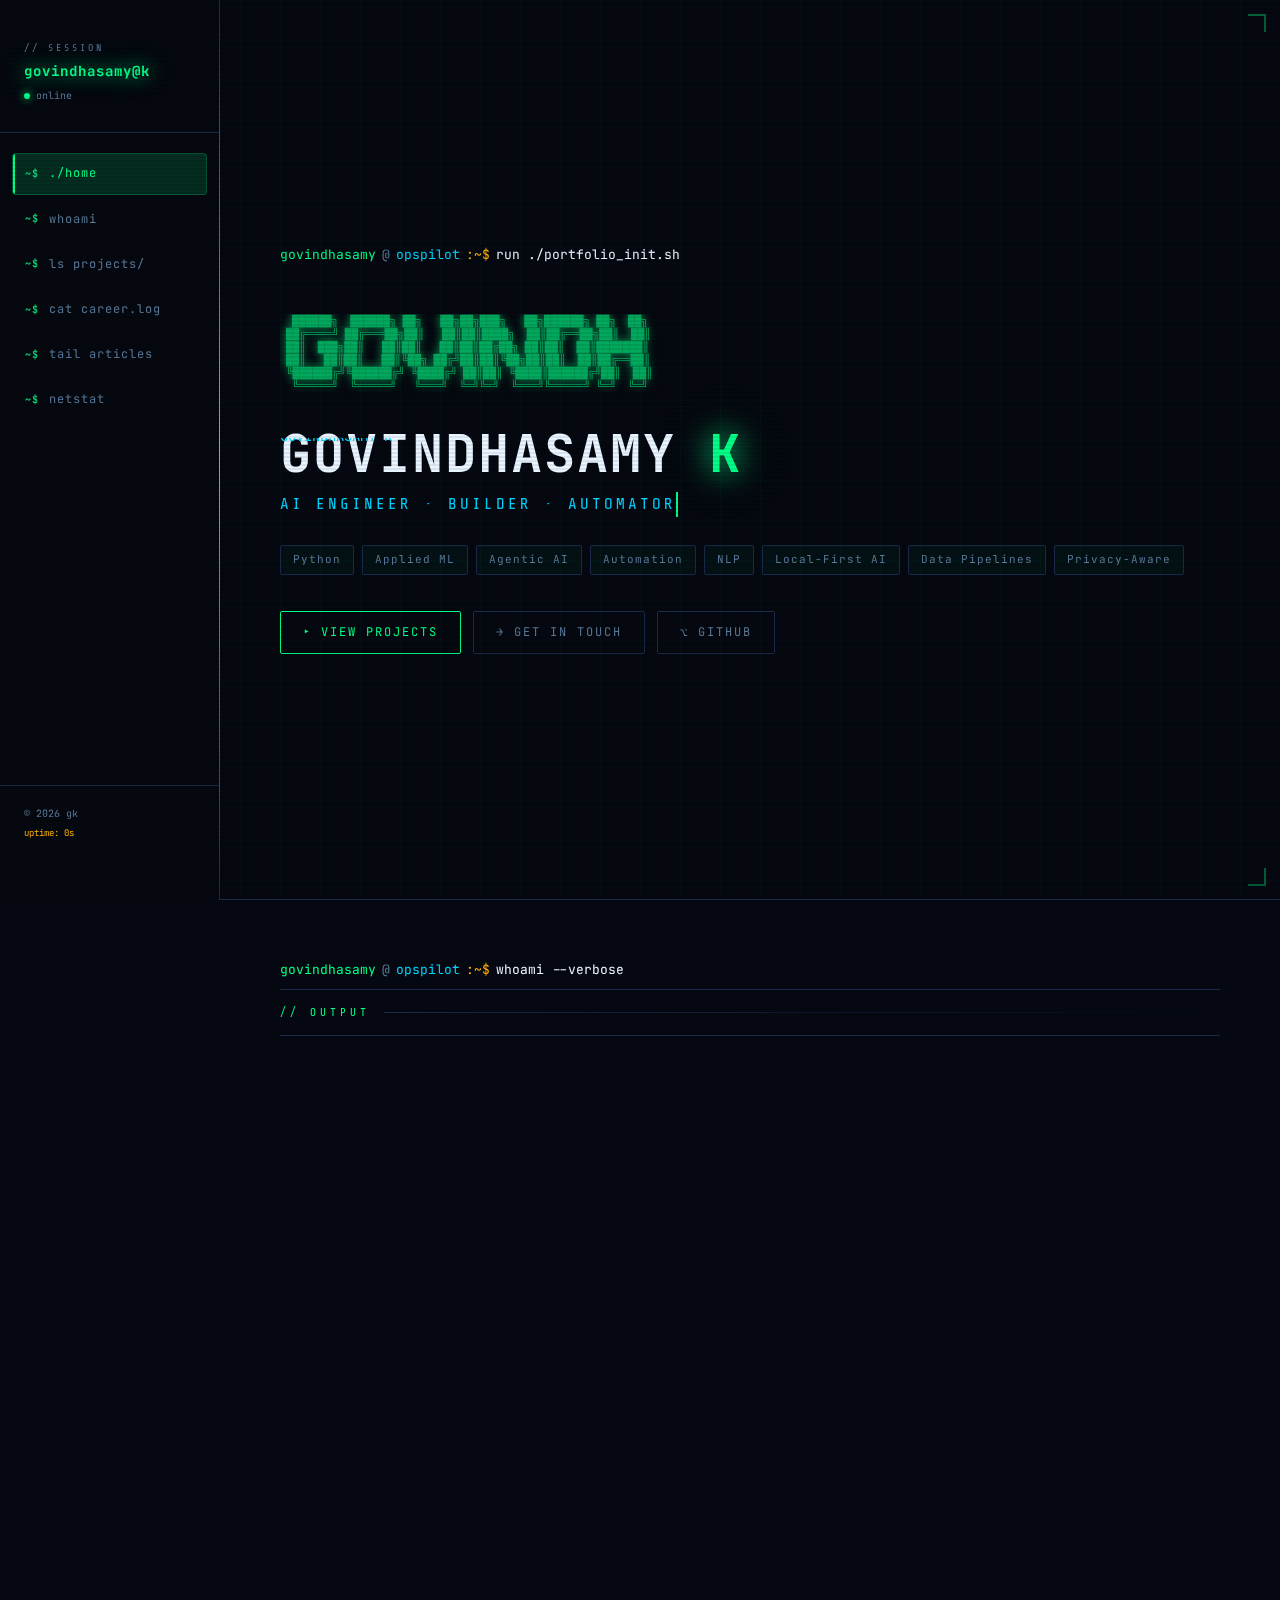
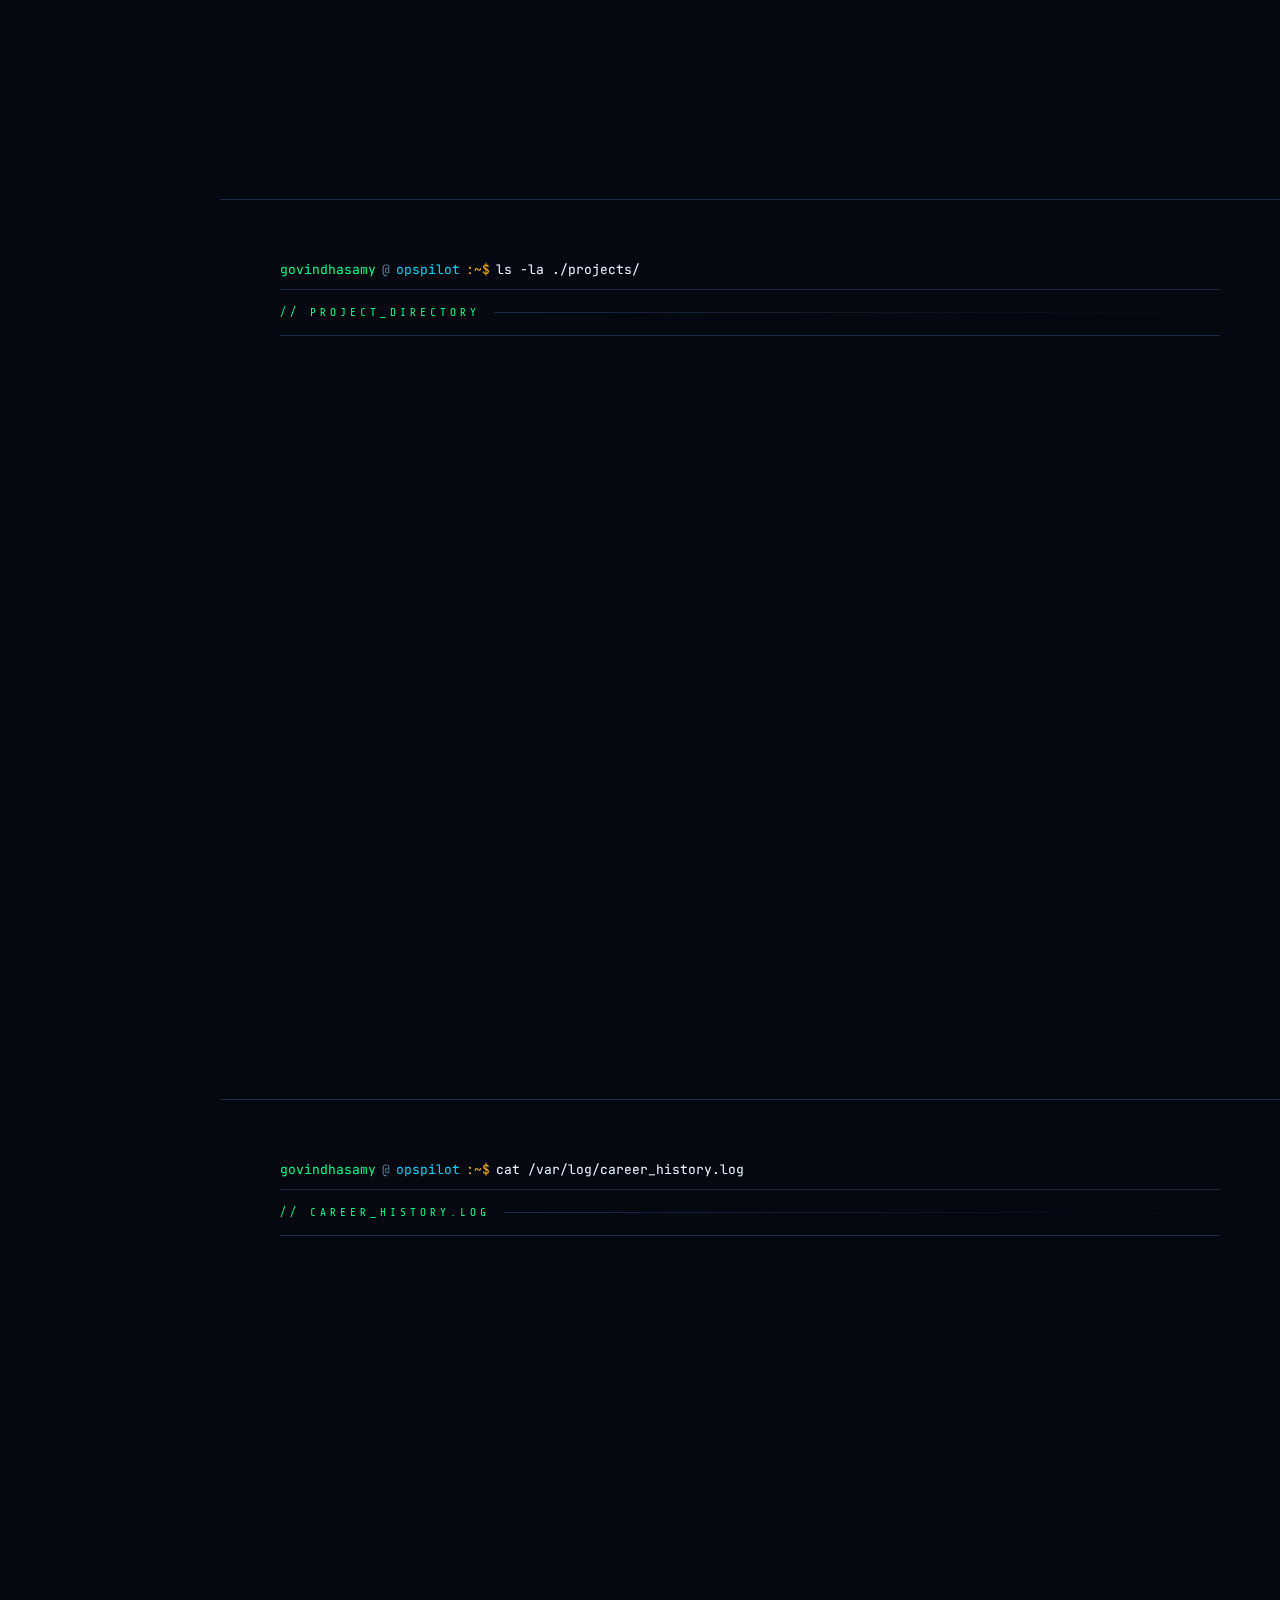
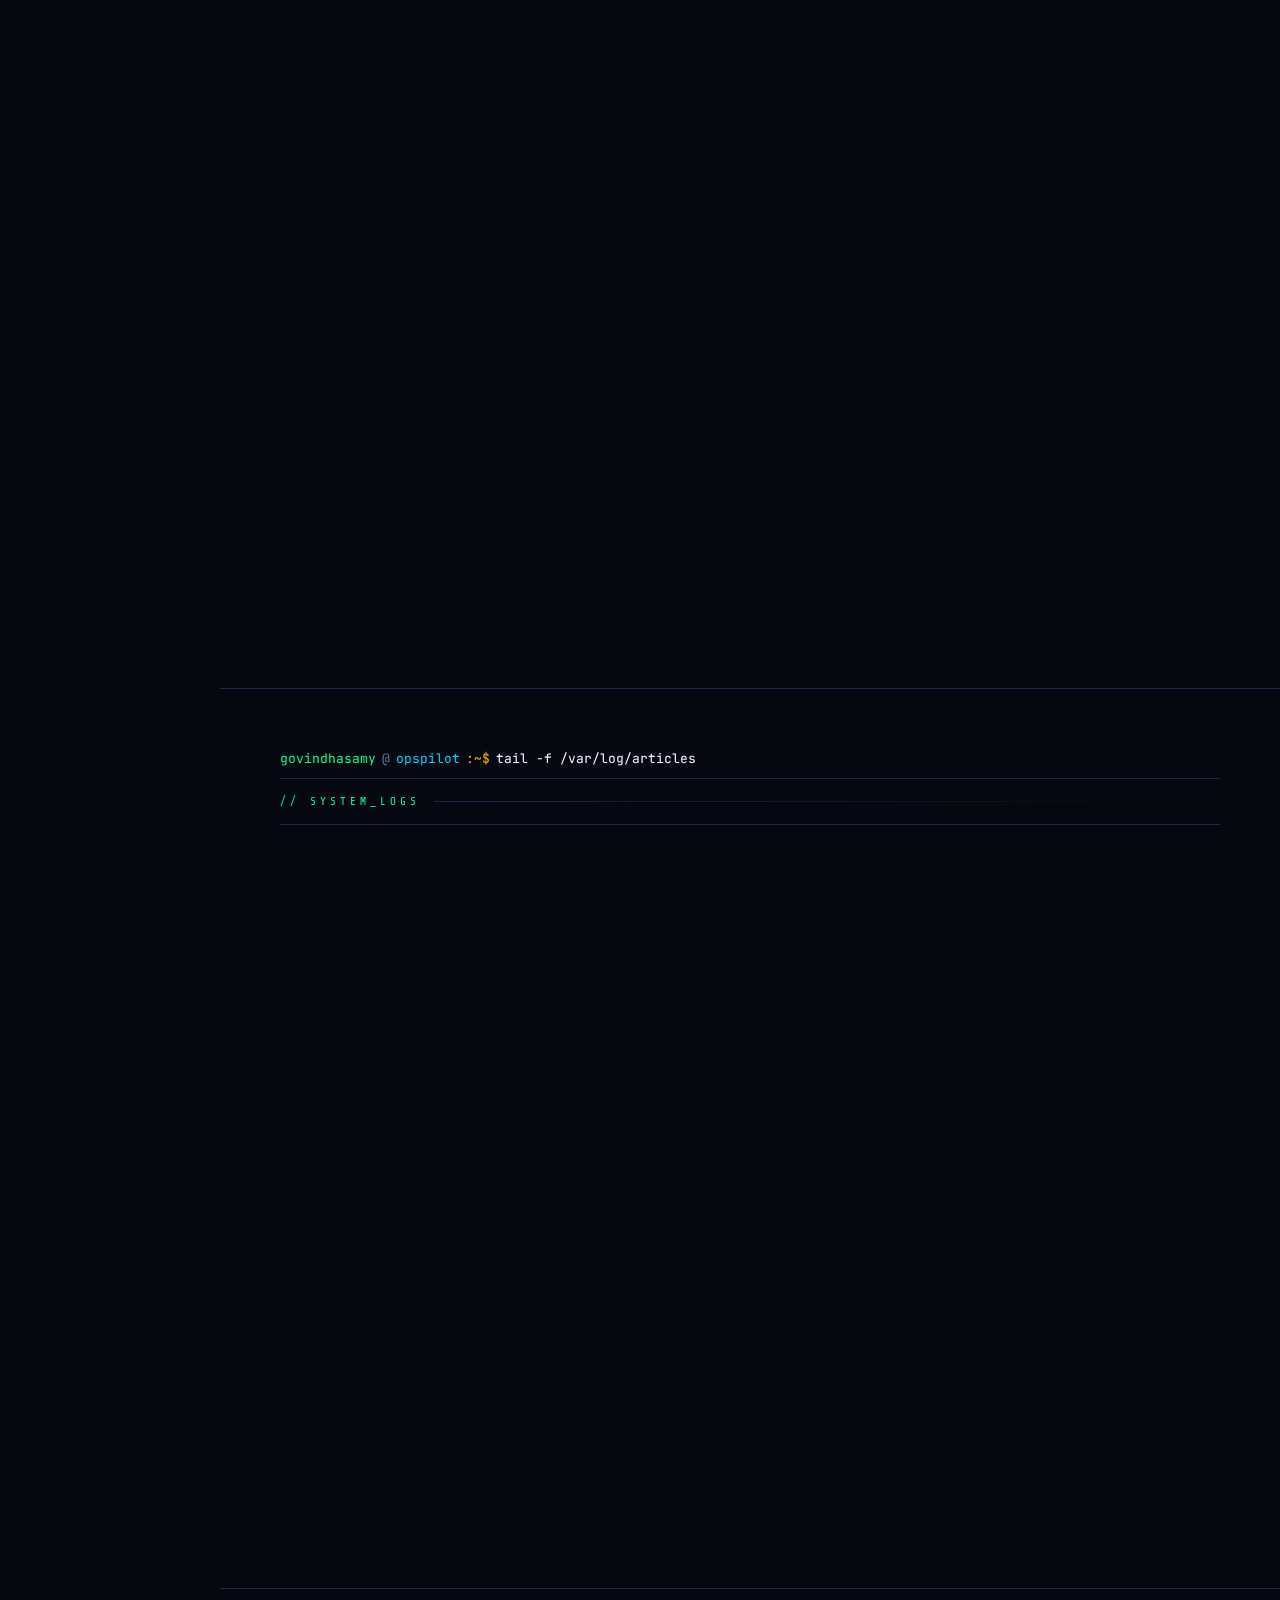
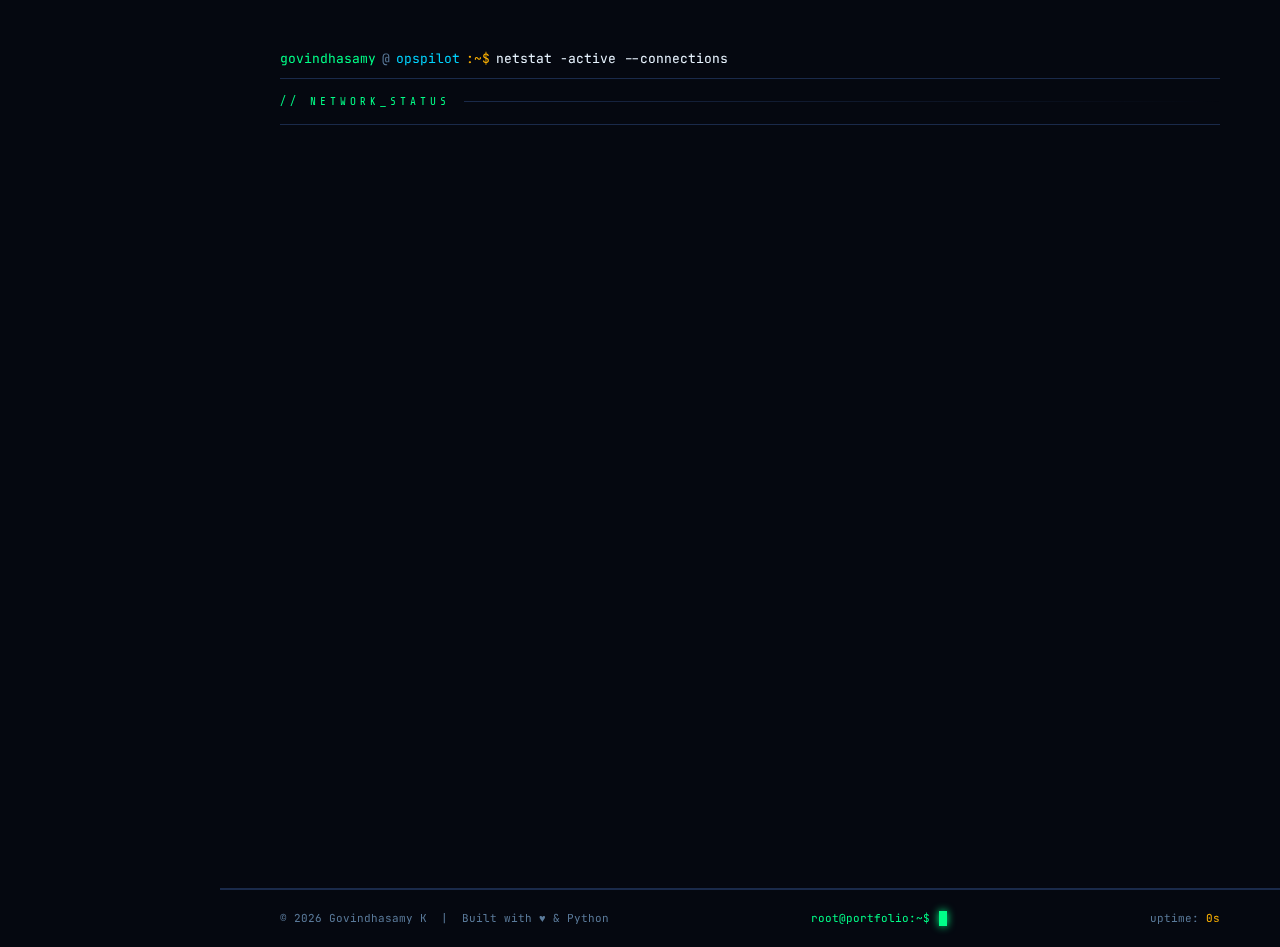
<file: index.html>
<!DOCTYPE html>
<html lang="en">
<head>
  <!-- ═══════════════════════════════════════
       CORE META
  ═══════════════════════════════════════ -->
  <meta charset="UTF-8"/>
  <meta name="viewport" content="width=device-width, initial-scale=1.0"/>
  <meta http-equiv="X-UA-Compatible" content="IE=edge"/>

  <!-- ═══════════════════════════════════════
       PRIMARY SEO
  ═══════════════════════════════════════ -->
  <title>Govindhasamy K — AI Engineer | Python, ML Pipelines & Agentic AI | Tiruchirappalli</title>
  <meta name="description" content="Govindhasamy K is an Aspiring AI Engineer from Tiruchirappalli, Tamil Nadu, specializing in Python automation, applied machine learning pipelines, agentic AI systems, and local-first AI. Currently working as AI Agent Engineer at ThinkLoop™ and AI Intern at Kiwistron. B.Tech AI & Data Science @ IGCE 2026."/>
  <meta name="keywords" content="Govindhasamy K, AI Engineer, Python Developer, Machine Learning, Applied ML, Agentic AI, Automation, NLP, Data Pipelines, Local-First AI, Tiruchirappalli, Tamil Nadu, India, AI intern, OpsPilot, ThinkLoop, Kiwistron, IGCE, B.Tech AI"/>
  <meta name="author" content="Govindhasamy K"/>
  <meta name="robots" content="index, follow, max-snippet:-1, max-image-preview:large, max-video-preview:-1"/>
  <meta name="theme-color" content="#050810"/>
  <meta name="color-scheme" content="dark"/>
  <meta name="rating" content="general"/>
  <link rel="canonical" href="https://govindhasamy.pages.dev/"/>

  <!-- ═══════════════════════════════════════
       OPEN GRAPH (Facebook, LinkedIn, WhatsApp)
  ═══════════════════════════════════════ -->
  <meta property="og:type" content="website"/>
  <meta property="og:site_name" content="Govindhasamy K — Portfolio"/>
  <meta property="og:title" content="Govindhasamy K — AI Engineer | Python, ML & Agentic AI"/>
  <meta property="og:description" content="Aspiring AI Engineer building practical tools — automation agents, ML pipelines, and local-first AI systems. Currently at ThinkLoop™ & Kiwistron. Open to internships and freelance."/>
  <meta property="og:url" content="https://govindhasamy.pages.dev/"/>
  <meta property="og:image" content="https://govindhasamy.pages.dev/og-image.png"/>
  <meta property="og:image:width" content="1200"/>
  <meta property="og:image:height" content="630"/>
  <meta property="og:image:alt" content="Govindhasamy K — AI Engineer Portfolio"/>
  <meta property="og:locale" content="en_IN"/>

  <!-- ═══════════════════════════════════════
       TWITTER / X CARD
  ═══════════════════════════════════════ -->
  <meta name="twitter:card" content="summary_large_image"/>
  <meta name="twitter:title" content="Govindhasamy K — AI Engineer | Python, ML & Agentic AI"/>
  <meta name="twitter:description" content="Aspiring AI Engineer building automation agents, ML pipelines & local-first AI systems. Open to internships & freelance."/>
  <meta name="twitter:image" content="https://govindhasamy.pages.dev/og-image.png"/>
  <meta name="twitter:image:alt" content="Govindhasamy K — AI Engineer Portfolio"/>
  <meta name="twitter:creator" content="@govindhasamy_k"/>
  <meta name="twitter:site" content="@govindhasamy_k"/>

  <!-- ═══════════════════════════════════════
       STRUCTURED DATA — JSON-LD (Person Schema)
  ═══════════════════════════════════════ -->
  <script type="application/ld+json">
  {
    "@context": "https://schema.org",
    "@type": "Person",
    "name": "Govindhasamy K",
    "alternateName": "kggopi-16",
    "url": "https://govindhasamy.pages.dev/",
    "image": "https://avatars.githubusercontent.com/u/148178839?v=4",
    "email": "kgovindhasamy16@gmail.com",
    "telephone": "+918681058703",
    "jobTitle": "AI Engineer",
    "description": "Aspiring AI Engineer specializing in Python automation, applied machine learning pipelines, agentic AI systems, and local-first AI architecture.",
    "address": {
      "@type": "PostalAddress",
      "addressLocality": "Tiruchirappalli",
      "addressRegion": "Tamil Nadu",
      "addressCountry": "IN"
    },
    "sameAs": [
      "https://linkedin.com/in/govindhasamy-k",
      "https://github.com/kggopi-16"
    ],
    "knowsAbout": [
      "Python", "Machine Learning", "Deep Learning", "Natural Language Processing",
      "Agentic AI", "Automation", "Data Pipelines", "OpenCV", "Scikit-learn",
      "Pandas", "NumPy", "Local-First AI", "LLM Integration", "Prompt Engineering"
    ],
    "alumniOf": {
      "@type": "CollegeOrUniversity",
      "name": "Indra Ganesan College of Engineering",
      "address": {
        "@type": "PostalAddress",
        "addressLocality": "Tiruchirappalli",
        "addressRegion": "Tamil Nadu",
        "addressCountry": "IN"
      }
    },
    "worksFor": [
      {
        "@type": "Organization",
        "name": "ThinkLoop™",
        "url": "https://thinkloop.in"
      },
      {
        "@type": "Organization",
        "name": "Kiwistron"
      }
    ]
  }
  </script>

  <!-- ═══════════════════════════════════════
       STRUCTURED DATA — WebSite Schema
  ═══════════════════════════════════════ -->
  <script type="application/ld+json">
  {
    "@context": "https://schema.org",
    "@type": "WebSite",
    "name": "Govindhasamy K — AI Engineer Portfolio",
    "url": "https://govindhasamy.pages.dev/",
    "author": {
      "@type": "Person",
      "name": "Govindhasamy K"
    },
    "description": "Portfolio of Govindhasamy K — AI Engineer specializing in Python, applied ML, agentic AI systems, and automation.",
    "inLanguage": "en-IN"
  }
  </script>

  <!-- ═══════════════════════════════════════
       PERFORMANCE & PRECONNECT
  ═══════════════════════════════════════ -->
  <link rel="preconnect" href="https://fonts.googleapis.com"/>
  <link rel="preconnect" href="https://fonts.gstatic.com" crossorigin/>
  <link rel="dns-prefetch" href="https://github.com"/>
  <link rel="dns-prefetch" href="https://linkedin.com"/>

  <!-- ═══════════════════════════════════════
       FONTS
  ═══════════════════════════════════════ -->
  <link href="https://fonts.googleapis.com/css2?family=JetBrains+Mono:wght@300;400;500;700&family=Share+Tech+Mono&display=swap" rel="stylesheet"/>

  <!-- ═══════════════════════════════════════
       ICONS & MANIFEST
  ═══════════════════════════════════════ -->
  <link rel="icon" type="image/svg+xml" href="data:image/svg+xml,<svg xmlns='http://www.w3.org/2000/svg' viewBox='0 0 100 100'><text y='.9em' font-size='90'>🤖</text></svg>"/>
  <link rel="apple-touch-icon" href="https://govindhasamy.pages.dev/apple-touch-icon.png"/>
  <link rel="manifest" href="/manifest.json"/>
<style>
  :root {
    --bg: #050810;
    --panel: #0a0f1e;
    --border: #1a2a4a;
    --green: #00ff88;
    --green-glow: rgba(0,255,136,0.15);
    --cyan: #00d4ff;
    --cyan-dim: #0099cc;
    --amber: #ffb300;
    --red: #ff4466;
    --text: #c8d8f0;
    --text-dim: #5a7a9a;
    --text-bright: #e8f4ff;
    --font-mono: 'JetBrains Mono', monospace;
    --font-alt: 'Share Tech Mono', monospace;
    --nav-w: 220px;
    --mob-nav-h: 60px;
  }

  *, *::before, *::after { box-sizing: border-box; margin: 0; padding: 0; }
  html { scroll-behavior: smooth; }

  body {
    background: var(--bg);
    color: var(--text);
    font-family: var(--font-mono);
    font-size: 14px;
    line-height: 1.6;
    overflow-x: hidden;
  }

  body::before {
    content: '';
    position: fixed; inset: 0;
    background: repeating-linear-gradient(0deg, transparent, transparent 2px, rgba(0,0,0,0.07) 2px, rgba(0,0,0,0.07) 4px);
    pointer-events: none;
    z-index: 9999;
  }

  .grid-bg {
    position: fixed; inset: 0;
    background-image: linear-gradient(rgba(0,255,136,0.03) 1px, transparent 1px), linear-gradient(90deg, rgba(0,255,136,0.03) 1px, transparent 1px);
    background-size: 40px 40px;
    pointer-events: none;
    z-index: 0;
  }

  .corner { position: fixed; width: 18px; height: 18px; z-index: 100; opacity: 0.35; }
  .corner.tl { top: 14px; left: 14px; border-top: 2px solid var(--green); border-left: 2px solid var(--green); }
  .corner.tr { top: 14px; right: 14px; border-top: 2px solid var(--green); border-right: 2px solid var(--green); }
  .corner.bl { bottom: 14px; left: 14px; border-bottom: 2px solid var(--green); border-left: 2px solid var(--green); }
  .corner.br { bottom: 14px; right: 14px; border-bottom: 2px solid var(--green); border-right: 2px solid var(--green); }

  /* ANIMATIONS */
  @keyframes scanV { 0% { transform: translateY(-100%); } 100% { transform: translateY(100vh); } }
  @keyframes pulse { 0%, 100% { opacity: 1; transform: scale(1); } 50% { opacity: 0.4; transform: scale(0.8); } }
  @keyframes glow-pulse { 0%, 100% { text-shadow: 0 0 30px var(--green), 0 0 60px rgba(0,255,136,0.3); } 50% { text-shadow: 0 0 50px var(--green), 0 0 100px rgba(0,255,136,0.4); } }
  @keyframes flicker { 0%, 95%, 100% { opacity: 0.65; } 96% { opacity: 0.2; } 97% { opacity: 0.65; } 98% { opacity: 0.1; } 99% { opacity: 0.5; } }
  @keyframes blink { 0%, 100% { opacity: 1; } 50% { opacity: 0; } }
  @keyframes typing { from { width: 0; } to { width: 100%; } }
  @keyframes blink-caret { 0%, 100% { border-color: var(--green); } 50% { border-color: transparent; } }
  @keyframes glitch1 { 0%, 90%, 100% { transform: none; opacity: 0; } 92% { transform: translateX(-3px); opacity: 0.8; } 94% { transform: translateX(3px); opacity: 0; } 96% { transform: translateX(-3px); opacity: 0.8; } }
  @keyframes glitch2 { 0%, 90%, 100% { transform: none; opacity: 0; } 93% { transform: translateX(3px); opacity: 0.8; } 95% { transform: translateX(-3px); opacity: 0; } 97% { transform: translateX(3px); opacity: 0.8; } }

  /* ═══ DESKTOP SIDEBAR ═══ */
  nav {
    position: fixed; left: 0; top: 0;
    height: 100vh; width: var(--nav-w);
    background: rgba(5,8,16,0.97);
    border-right: 1px solid var(--border);
    padding: 40px 0; z-index: 1000;
    display: flex; flex-direction: column;
    backdrop-filter: blur(12px);
  }
  nav::after {
    content: ''; position: absolute; top: 0; right: -1px;
    height: 100%; width: 1px;
    background: linear-gradient(to bottom, transparent, var(--green), transparent);
    animation: scanV 4s linear infinite;
  }
  .nav-logo { padding: 0 24px 28px; border-bottom: 1px solid var(--border); margin-bottom: 20px; }
  .nav-logo .logo-text { font-family: var(--font-alt); font-size: 10px; color: var(--text-dim); letter-spacing: 3px; text-transform: uppercase; margin-bottom: 4px; }
  .nav-logo .logo-name { font-size: 14px; font-weight: 700; color: var(--green); text-shadow: 0 0 20px var(--green); letter-spacing: 1px; }
  .nav-status { display: flex; align-items: center; gap: 6px; margin-top: 6px; font-size: 10px; color: var(--text-dim); }
  .status-dot { width: 6px; height: 6px; border-radius: 50%; background: var(--green); box-shadow: 0 0 8px var(--green); animation: pulse 2s ease-in-out infinite; }
  .nav-links { padding: 0 12px; flex: 1; overflow-y: auto; }
  .nav-links a {
    display: flex; align-items: center; gap: 10px;
    padding: 10px 12px; color: var(--text-dim);
    text-decoration: none; font-size: 12px; letter-spacing: 1px;
    border-radius: 4px; transition: all 0.2s; margin-bottom: 4px;
    border: 1px solid transparent; position: relative; overflow: hidden;
  }
  .nav-links a::before { content: ''; position: absolute; left: 0; top: 0; width: 2px; height: 100%; background: var(--green); transform: scaleY(0); transition: transform 0.2s; }
  .nav-links a:hover, .nav-links a.active { color: var(--green); background: var(--green-glow); border-color: rgba(0,255,136,0.2); }
  .nav-links a:hover::before, .nav-links a.active::before { transform: scaleY(1); }
  .nav-prompt { color: var(--green); font-size: 10px; }
  .nav-footer { padding: 20px 24px; border-top: 1px solid var(--border); font-size: 10px; color: var(--text-dim); }
  .nav-footer .uptime { color: var(--amber); font-size: 9px; margin-top: 4px; }

  /* ═══ MOBILE TOP BAR ═══ */
  .mob-topbar {
    display: none; position: fixed; top: 0; left: 0; right: 0;
    height: var(--mob-nav-h);
    background: rgba(5,8,16,0.97);
    border-bottom: 1px solid var(--border);
    backdrop-filter: blur(12px);
    z-index: 2000; align-items: center;
    justify-content: space-between; padding: 0 20px;
  }
  .mob-logo { font-size: 13px; font-weight: 700; color: var(--green); text-shadow: 0 0 16px var(--green); letter-spacing: 1px; }
  .mob-logo span { color: var(--text-dim); font-size: 10px; font-weight: 400; }
  .mob-right { display: flex; align-items: center; gap: 12px; }
  .mob-status { display: flex; align-items: center; gap: 5px; font-size: 10px; color: var(--text-dim); }

  .hamburger {
    width: 38px; height: 38px; background: var(--panel); border: 1px solid var(--border);
    border-radius: 4px; cursor: pointer; display: flex; flex-direction: column;
    align-items: center; justify-content: center; gap: 5px; transition: border-color 0.2s;
    -webkit-tap-highlight-color: transparent;
  }
  .hamburger:hover { border-color: var(--green); }
  .hamburger span { display: block; width: 16px; height: 1.5px; background: var(--text-dim); transition: all 0.3s; transform-origin: center; }
  .hamburger.open span:nth-child(1) { transform: translateY(6.5px) rotate(45deg); background: var(--green); }
  .hamburger.open span:nth-child(2) { opacity: 0; }
  .hamburger.open span:nth-child(3) { transform: translateY(-6.5px) rotate(-45deg); background: var(--green); }

  /* MOBILE DRAWER */
  .mob-drawer {
    display: none; position: fixed;
    top: var(--mob-nav-h); left: 0; right: 0;
    background: rgba(5,8,16,0.98); border-bottom: 1px solid var(--border);
    backdrop-filter: blur(16px); z-index: 1999; padding: 12px;
    transform: translateY(-8px); opacity: 0; transition: all 0.25s ease;
    pointer-events: none;
  }
  .mob-drawer.open { transform: translateY(0); opacity: 1; pointer-events: all; }
  .mob-drawer a {
    display: flex; align-items: center; gap: 10px;
    padding: 13px 16px; color: var(--text-dim);
    text-decoration: none; font-size: 13px;
    border-radius: 4px; transition: all 0.2s;
    border: 1px solid transparent; margin-bottom: 5px;
    -webkit-tap-highlight-color: transparent;
  }
  .mob-drawer a:hover, .mob-drawer a.active { color: var(--green); background: var(--green-glow); border-color: rgba(0,255,136,0.2); }

  /* MOBILE BOTTOM NAV */
  .mob-bottom-nav {
    display: none; position: fixed; bottom: 0; left: 0; right: 0;
    height: 56px; background: rgba(5,8,16,0.97);
    border-top: 1px solid var(--border);
    backdrop-filter: blur(12px); z-index: 2000;
    align-items: center; justify-content: space-around;
  }
  .mob-bottom-nav a {
    display: flex; flex-direction: column; align-items: center; gap: 3px;
    color: var(--text-dim); text-decoration: none; font-size: 9px;
    letter-spacing: 0.5px; padding: 6px 8px; border-radius: 4px;
    transition: all 0.2s; flex: 1; -webkit-tap-highlight-color: transparent;
  }
  .mob-bottom-nav a:hover, .mob-bottom-nav a.active { color: var(--green); }
  .mob-bottom-nav a .icon { font-size: 17px; line-height: 1; }

  /* ═══ MAIN ═══ */
  main { margin-left: var(--nav-w); min-height: 100vh; position: relative; z-index: 1; }
  section { min-height: 100vh; padding: 60px 60px 80px; border-bottom: 1px solid var(--border); position: relative; }

  .cmd-header { margin-bottom: 40px; }
  .cmd-line { display: flex; align-items: center; gap: 6px; margin-bottom: 8px; font-size: 13px; flex-wrap: wrap; }
  .prompt-user { color: var(--green); } .prompt-at { color: var(--text-dim); } .prompt-host { color: var(--cyan); } .prompt-path { color: var(--amber); } .cmd-text { color: var(--text-bright); }

  .output-header { display: flex; align-items: center; gap: 14px; padding: 14px 0; border-top: 1px solid var(--border); border-bottom: 1px solid var(--border); margin-bottom: 36px; }
  .output-label { font-family: var(--font-alt); font-size: 11px; letter-spacing: 4px; color: var(--green); text-transform: uppercase; white-space: nowrap; }
  .output-line { flex: 1; height: 1px; background: linear-gradient(to right, var(--border), transparent); }

  /* HERO */
  #hero { display: flex; flex-direction: column; justify-content: center; padding-top: 80px; }
  .ascii-art { font-family: var(--font-alt); font-size: clamp(5px, 1.2vw, 11px); color: var(--green); opacity: 0.65; line-height: 1.2; margin-bottom: 32px; white-space: pre; text-shadow: 0 0 10px var(--green); animation: flicker 8s ease-in-out infinite; overflow: hidden; }
  .glitch { position: relative; }
  .glitch::before, .glitch::after { content: attr(data-text); position: absolute; top: 0; left: 0; width: 100%; height: 100%; }
  .glitch::before { color: var(--cyan); animation: glitch1 4s infinite; clip-path: polygon(0 20%, 100% 20%, 100% 40%, 0 40%); }
  .glitch::after { color: var(--red); animation: glitch2 4s infinite; clip-path: polygon(0 60%, 100% 60%, 100% 80%, 0 80%); }
  .hero-name { font-size: clamp(22px, 5vw, 52px); font-weight: 700; color: var(--text-bright); letter-spacing: 2px; line-height: 1.1; margin-bottom: 10px; }
  .hero-name span { color: var(--green); text-shadow: 0 0 30px var(--green), 0 0 60px rgba(0,255,136,0.3); animation: glow-pulse 3s ease-in-out infinite; }
  .hero-title { font-size: clamp(10px, 1.8vw, 16px); color: var(--cyan); letter-spacing: 3px; text-transform: uppercase; margin-bottom: 28px; font-family: var(--font-alt); overflow: hidden; white-space: nowrap; border-right: 2px solid var(--green); animation: typing 3s steps(40) 0.5s both, blink-caret 0.8s step-end infinite; max-width: max-content; }
  .hero-tags { display: flex; flex-wrap: wrap; gap: 8px; margin-bottom: 36px; }
  .tag { padding: 5px 12px; border: 1px solid var(--border); background: rgba(0,255,136,0.04); color: var(--text-dim); font-size: 11px; letter-spacing: 1px; border-radius: 2px; transition: all 0.2s; }
  .tag:hover { border-color: var(--green); color: var(--green); background: var(--green-glow); }
  .hero-actions { display: flex; gap: 12px; flex-wrap: wrap; }
  .btn { display: inline-flex; align-items: center; gap: 8px; padding: 11px 22px; font-family: var(--font-mono); font-size: 12px; letter-spacing: 2px; text-transform: uppercase; text-decoration: none; border-radius: 2px; transition: all 0.25s; cursor: pointer; position: relative; overflow: hidden; -webkit-tap-highlight-color: transparent; }
  .btn::before { content: ''; position: absolute; inset: 0; background: var(--green); transform: translateX(-101%); transition: transform 0.3s ease; z-index: -1; }
  .btn:hover::before { transform: translateX(0); }
  .btn-primary { background: transparent; border: 1px solid var(--green); color: var(--green); }
  .btn-primary:hover { color: var(--bg); }
  .btn-secondary { background: transparent; border: 1px solid var(--border); color: var(--text-dim); }
  .btn-secondary::before { background: rgba(26,42,74,0.8); }
  .btn-secondary:hover { color: var(--text-bright); border-color: var(--text-dim); }

  /* ABOUT */
  .stats-row { display: grid; grid-template-columns: repeat(4, 1fr); gap: 16px; margin-bottom: 36px; }
  .stat-box { background: var(--panel); border: 1px solid var(--border); padding: 18px 12px; border-radius: 4px; text-align: center; position: relative; overflow: hidden; transition: border-color 0.3s; }
  .stat-box:hover { border-color: rgba(0,255,136,0.3); }
  .stat-box::before { content: ''; position: absolute; bottom: 0; left: 0; right: 0; height: 2px; background: linear-gradient(to right, var(--green), var(--cyan)); }
  .stat-num { font-size: 28px; font-weight: 700; color: var(--green); text-shadow: 0 0 20px var(--green); }
  .stat-label { font-size: 9px; color: var(--text-dim); letter-spacing: 2px; text-transform: uppercase; margin-top: 4px; }

  .about-grid { display: grid; grid-template-columns: 1fr 1fr; gap: 24px; }
  .terminal-block { background: var(--panel); border: 1px solid var(--border); border-radius: 4px; overflow: hidden; position: relative; }
  .terminal-block::before { content: ''; position: absolute; top: 0; left: 0; right: 0; height: 1px; background: linear-gradient(to right, transparent, var(--green), transparent); }
  .tb-header { padding: 10px 16px; border-bottom: 1px solid var(--border); display: flex; align-items: center; gap: 8px; background: rgba(0,0,0,0.3); }
  .tb-dot { width: 8px; height: 8px; border-radius: 50%; }
  .tb-dot.r { background: #ff5f57; } .tb-dot.y { background: #ffbd2e; } .tb-dot.g { background: #28ca42; }
  .tb-title { flex: 1; text-align: center; font-size: 10px; color: var(--text-dim); letter-spacing: 2px; }
  .tb-body { padding: 20px; }
  .info-row { display: flex; gap: 8px; margin-bottom: 11px; font-size: 12px; align-items: flex-start; flex-wrap: wrap; }
  .info-key { color: var(--cyan); min-width: 80px; flex-shrink: 0; font-size: 11px; }
  .info-val { color: var(--text); font-size: 11px; }
  .info-colon { color: var(--text-dim); }
  .skills-grid { display: grid; grid-template-columns: 1fr 1fr; gap: 4px; }
  .skill-item { display: flex; align-items: center; gap: 7px; font-size: 12px; color: var(--text-dim); padding: 5px 0; border-bottom: 1px solid rgba(255,255,255,0.04); transition: color 0.2s; }
  .skill-item:hover { color: var(--green); }
  .skill-arrow { color: var(--green); font-size: 10px; }

  /* PROJECTS */
  .projects-grid { display: grid; grid-template-columns: repeat(auto-fill, minmax(340px, 1fr)); gap: 18px; }
  .project-card { background: var(--panel); border: 1px solid var(--border); border-radius: 4px; overflow: hidden; position: relative; transition: all 0.3s; }
  .project-card::before { content: ''; position: absolute; top: 0; left: 0; right: 0; height: 2px; background: linear-gradient(to right, var(--green), var(--cyan)); transform: scaleX(0); transition: transform 0.3s; transform-origin: left; }
  .project-card:hover { border-color: rgba(0,255,136,0.3); transform: translateY(-3px); box-shadow: 0 16px 40px rgba(0,0,0,0.5), 0 0 30px rgba(0,255,136,0.05); }
  .project-card:hover::before { transform: scaleX(1); }
  .pc-header { padding: 18px 18px 0; display: flex; justify-content: space-between; align-items: flex-start; gap: 10px; }
  .pc-path { font-size: 10px; color: var(--text-dim); letter-spacing: 1px; margin-bottom: 5px; }
  .pc-name { font-size: 16px; font-weight: 700; color: var(--text-bright); }
  .pc-status { font-size: 9px; padding: 3px 7px; border-radius: 2px; letter-spacing: 1px; white-space: nowrap; flex-shrink: 0; }
  .pc-status.done { background: rgba(0,255,136,0.1); color: var(--green); border: 1px solid rgba(0,255,136,0.3); }
  .pc-status.wip { background: rgba(255,179,0,0.1); color: var(--amber); border: 1px solid rgba(255,179,0,0.3); }
  .pc-body { padding: 14px 18px 18px; }
  .pc-desc { font-size: 12px; color: var(--text-dim); line-height: 1.7; margin-bottom: 14px; }
  .pc-outcome { background: rgba(0,255,136,0.05); border-left: 2px solid var(--green); padding: 8px 12px; font-size: 11px; color: var(--text-dim); margin-bottom: 14px; border-radius: 0 2px 2px 0; }
  .pc-outcome span { color: var(--green); }
  .pc-stack { display: flex; flex-wrap: wrap; gap: 5px; margin-bottom: 14px; }
  .stack-badge { padding: 3px 8px; background: rgba(0,212,255,0.08); border: 1px solid rgba(0,212,255,0.2); color: var(--cyan-dim); font-size: 10px; letter-spacing: 1px; border-radius: 2px; }
  .pc-link { display: inline-flex; align-items: center; gap: 6px; font-size: 11px; color: var(--text-dim); text-decoration: none; letter-spacing: 1px; transition: color 0.2s; }
  .pc-link:hover { color: var(--green); }

  /* TIMELINE */
  .timeline { position: relative; padding-left: 26px; }
  .timeline::before { content: ''; position: absolute; left: 0; top: 0; bottom: 0; width: 1px; background: linear-gradient(to bottom, var(--green), var(--cyan), transparent); }
  .tl-item { position: relative; margin-bottom: 36px; padding: 20px; background: var(--panel); border: 1px solid var(--border); border-radius: 4px; transition: border-color 0.3s; }
  .tl-item:hover { border-color: rgba(0,255,136,0.3); }
  .tl-item::before { content: ''; position: absolute; left: -32px; top: 24px; width: 10px; height: 10px; border-radius: 50%; background: var(--green); box-shadow: 0 0 12px var(--green); border: 2px solid var(--bg); }
  .tl-item.active::before { animation: pulse 2s ease-in-out infinite; }
  .tl-meta { display: flex; justify-content: space-between; align-items: flex-start; margin-bottom: 10px; gap: 10px; flex-wrap: wrap; }
  .tl-process { font-size: 9px; color: var(--text-dim); letter-spacing: 2px; margin-bottom: 5px; }
  .tl-role { font-size: 17px; font-weight: 700; color: var(--text-bright); margin-bottom: 3px; }
  .tl-company { font-size: 13px; color: var(--green); }
  .tl-time { text-align: right; }
  .tl-date { font-size: 10px; color: var(--amber); letter-spacing: 1px; display: block; margin-bottom: 3px; }
  .tl-loc { font-size: 10px; color: var(--text-dim); }
  .tl-desc { font-size: 12px; color: var(--text-dim); line-height: 1.7; margin-top: 10px; padding-top: 10px; border-top: 1px solid var(--border); list-style: none; }
  .tl-desc li { display: flex; gap: 8px; margin-bottom: 5px; }
  .tl-desc li::before { content: '▸'; color: var(--green); flex-shrink: 0; }

  /* BLOG */
  .blog-grid { display: grid; grid-template-columns: repeat(auto-fill, minmax(280px, 1fr)); gap: 16px; }
  .blog-card { background: var(--panel); border: 1px solid var(--border); border-radius: 4px; padding: 20px; position: relative; transition: border-color 0.3s; overflow: hidden; }
  .blog-card:hover { border-color: rgba(0,212,255,0.3); }
  .coming-badge { display: inline-block; font-size: 9px; letter-spacing: 2px; color: var(--amber); background: rgba(255,179,0,0.1); border: 1px solid rgba(255,179,0,0.3); padding: 3px 7px; border-radius: 2px; margin-bottom: 10px; }
  .blog-log { font-size: 10px; color: var(--text-dim); letter-spacing: 2px; margin-bottom: 8px; }
  .blog-title { font-size: 14px; font-weight: 600; color: var(--text-bright); margin-bottom: 8px; line-height: 1.4; }
  .blog-desc { font-size: 12px; color: var(--text-dim); line-height: 1.6; }

  /* CONTACT */
  .contact-grid { display: grid; grid-template-columns: 1fr 1fr; gap: 24px; align-items: start; }
  .contact-links { display: flex; flex-direction: column; gap: 10px; }
  .contact-link { display: flex; align-items: center; gap: 14px; padding: 14px 18px; background: var(--panel); border: 1px solid var(--border); border-radius: 4px; text-decoration: none; color: var(--text-dim); font-size: 12px; transition: all 0.3s; position: relative; overflow: hidden; -webkit-tap-highlight-color: transparent; }
  .contact-link::before { content: ''; position: absolute; left: 0; top: 0; bottom: 0; width: 2px; background: var(--green); transform: scaleY(0); transition: transform 0.2s; }
  .contact-link:hover { border-color: rgba(0,255,136,0.3); color: var(--text-bright); background: rgba(0,255,136,0.03); }
  .contact-link:hover::before { transform: scaleY(1); }
  .cl-icon { font-size: 16px; flex-shrink: 0; }
  .cl-label { font-size: 9px; color: var(--text-dim); letter-spacing: 2px; text-transform: uppercase; margin-bottom: 2px; }
  .cl-value { color: var(--cyan); font-size: 11px; word-break: break-all; }

  .msg-terminal { background: var(--panel); border: 1px solid var(--border); border-radius: 4px; overflow: hidden; }
  .msg-body { padding: 18px; }
  .msg-field { margin-bottom: 13px; }
  .msg-label { font-size: 10px; color: var(--green); letter-spacing: 2px; text-transform: uppercase; margin-bottom: 5px; display: block; }
  .msg-input, .msg-textarea { width: 100%; background: rgba(0,0,0,0.3); border: 1px solid var(--border); border-radius: 2px; padding: 10px 12px; color: var(--text); font-family: var(--font-mono); font-size: 13px; outline: none; transition: border-color 0.2s; resize: none; -webkit-appearance: none; border-radius: 2px; }
  .msg-input:focus, .msg-textarea:focus { border-color: var(--green); box-shadow: 0 0 10px rgba(0,255,136,0.1); }
  .msg-textarea { height: 110px; }
  .msg-submit { width: 100%; padding: 12px; background: transparent; border: 1px solid var(--green); color: var(--green); font-family: var(--font-mono); font-size: 12px; letter-spacing: 3px; text-transform: uppercase; cursor: pointer; border-radius: 2px; transition: all 0.3s; position: relative; overflow: hidden; -webkit-appearance: none; }
  .msg-submit::before { content: ''; position: absolute; inset: 0; background: var(--green); transform: translateY(101%); transition: transform 0.3s; z-index: -1; }
  .msg-submit:hover { color: var(--bg); }
  .msg-submit:hover::before { transform: translateY(0); }

  .cursor { display: inline-block; width: 8px; height: 15px; background: var(--green); animation: blink 1s step-end infinite; vertical-align: middle; margin-left: 2px; box-shadow: 0 0 8px var(--green); }

  .reveal { opacity: 0; transform: translateY(16px); transition: opacity 0.5s ease, transform 0.5s ease; }
  .reveal.visible { opacity: 1; transform: none; }

  footer { margin-left: var(--nav-w); padding: 20px 60px; border-top: 1px solid var(--border); display: flex; justify-content: space-between; align-items: center; font-size: 11px; color: var(--text-dim); flex-wrap: wrap; gap: 10px; position: relative; z-index: 1; }

  /* ═══════════════════════════
     TABLET  ≤ 1024px
  ═══════════════════════════ */
  @media (max-width: 1024px) {
    :root { --nav-w: 190px; }
    section { padding: 50px 40px 70px; }
    .about-grid { grid-template-columns: 1fr; }
    .stats-row { grid-template-columns: repeat(2, 1fr); }
    footer { padding: 20px 40px; }
  }

  /* ═══════════════════════════
     MOBILE  ≤ 768px
  ═══════════════════════════ */
  @media (max-width: 768px) {
    body { cursor: auto; font-size: 13px; }

    nav { display: none; }
    .mob-topbar { display: flex; }
    .mob-drawer { display: block; }
    .mob-bottom-nav { display: flex; }
    .corner { display: none; }

    main { margin-left: 0; padding-top: var(--mob-nav-h); padding-bottom: var(--mob-nav-h); }

    footer {
      margin-left: 0;
      padding: 16px 20px;
      padding-bottom: calc(var(--mob-nav-h) + 16px);
      flex-direction: column;
      align-items: flex-start;
      gap: 5px;
    }
    .footer-mid { display: none; }

    section { min-height: auto; padding: 32px 18px 48px; }

    /* hero */
    #hero { padding-top: 36px; min-height: calc(100svh - var(--mob-nav-h)); justify-content: flex-start; }
    .ascii-art { font-size: clamp(4px, 2.5vw, 8px); margin-bottom: 20px; }
    .hero-name { font-size: clamp(21px, 7.5vw, 34px); letter-spacing: 1px; }
    .hero-title { font-size: 11px; letter-spacing: 2px; }
    .hero-tags { gap: 6px; margin-bottom: 28px; }
    .tag { font-size: 10px; padding: 4px 10px; }
    .hero-actions { gap: 9px; }
    .btn { padding: 10px 16px; font-size: 11px; letter-spacing: 1px; }

    /* cmd */
    .cmd-line { font-size: 11px; gap: 3px; }
    .output-label { font-size: 9px; letter-spacing: 2px; }
    .cmd-header { margin-bottom: 28px; }
    .output-header { margin-bottom: 24px; }

    /* stats */
    .stats-row { grid-template-columns: repeat(2, 1fr); gap: 10px; margin-bottom: 24px; }
    .stat-num { font-size: 24px; }
    .stat-label { font-size: 8px; }
    .stat-box { padding: 14px 10px; }

    /* about */
    .about-grid { grid-template-columns: 1fr; gap: 14px; }
    .tb-body { padding: 16px; }
    .info-row { font-size: 11px; gap: 6px; }
    .info-key { min-width: 72px; }
    .skills-grid { grid-template-columns: 1fr 1fr; }
    .skill-item { font-size: 11px; }

    /* projects */
    .projects-grid { grid-template-columns: 1fr; gap: 14px; }
    .project-card:hover { transform: none; box-shadow: none; }
    .pc-header { padding: 14px 14px 0; }
    .pc-body { padding: 12px 14px 16px; }
    .pc-name { font-size: 15px; }
    .pc-desc { font-size: 12px; }

    /* timeline */
    .timeline { padding-left: 20px; }
    .tl-item { padding: 14px; margin-bottom: 24px; }
    .tl-item::before { left: -26px; width: 8px; height: 8px; top: 18px; }
    .tl-meta { flex-direction: column; gap: 5px; }
    .tl-time { text-align: left; }
    .tl-role { font-size: 15px; }
    .tl-process { font-size: 8px; }

    /* blog */
    .blog-grid { grid-template-columns: 1fr; gap: 12px; }
    .blog-title { font-size: 13px; }

    /* contact */
    .contact-grid { grid-template-columns: 1fr; gap: 16px; }
    .contact-link { padding: 12px 14px; }
    .cl-value { font-size: 11px; }
  }

  /* ═══════════════════════════
     SMALL  ≤ 400px
  ═══════════════════════════ */
  @media (max-width: 400px) {
    .ascii-art { display: none; }
    .hero-name { font-size: 20px; }
    .stats-row { grid-template-columns: 1fr 1fr; gap: 8px; }
    .btn { padding: 9px 13px; font-size: 10px; }
    .hero-title { font-size: 10px; letter-spacing: 1px; }
  }
</style>
</head>
<body>

<div class="grid-bg"></div>
<div class="corner tl"></div><div class="corner tr"></div>
<div class="corner bl"></div><div class="corner br"></div>

<!-- ══ MOBILE TOP BAR ══ -->
<div class="mob-topbar">
  <div class="mob-logo">gk<span>@opspilot</span></div>
  <div class="mob-right">
    <div class="mob-status"><div class="status-dot"></div><span>online</span></div>
    <div class="hamburger" id="hamburger" onclick="toggleDrawer()" role="button" aria-label="Toggle menu">
      <span></span><span></span><span></span>
    </div>
  </div>
</div>

<!-- ══ MOBILE DRAWER ══ -->
<div class="mob-drawer" id="mobDrawer">
  <a href="#hero" onclick="closeDrawer()"><span class="nav-prompt">~$</span> ./home</a>
  <a href="#about" onclick="closeDrawer()"><span class="nav-prompt">~$</span> whoami</a>
  <a href="#projects" onclick="closeDrawer()"><span class="nav-prompt">~$</span> ls projects/</a>
  <a href="#career" onclick="closeDrawer()"><span class="nav-prompt">~$</span> cat career.log</a>
  <a href="#blog" onclick="closeDrawer()"><span class="nav-prompt">~$</span> tail articles</a>
  <a href="#contact" onclick="closeDrawer()"><span class="nav-prompt">~$</span> netstat</a>
</div>

<!-- ══ MOBILE BOTTOM NAV ══ -->
<nav class="mob-bottom-nav" aria-label="Bottom navigation">
  <a href="#hero"><span class="icon">⌂</span>home</a>
  <a href="#about"><span class="icon">◉</span>about</a>
  <a href="#projects"><span class="icon">⌥</span>work</a>
  <a href="#career"><span class="icon">📋</span>career</a>
  <a href="#contact"><span class="icon">✉</span>contact</a>
</nav>

<!-- ══ DESKTOP SIDEBAR ══ -->
<nav aria-label="Desktop navigation">
  <div class="nav-logo">
    <div class="logo-text">// session</div>
    <div class="logo-name">govindhasamy@k</div>
    <div class="nav-status"><div class="status-dot"></div><span>online</span></div>
  </div>
  <div class="nav-links">
    <a href="#hero"><span class="nav-prompt">~$</span> <span>./home</span></a>
    <a href="#about"><span class="nav-prompt">~$</span> <span>whoami</span></a>
    <a href="#projects"><span class="nav-prompt">~$</span> <span>ls projects/</span></a>
    <a href="#career"><span class="nav-prompt">~$</span> <span>cat career.log</span></a>
    <a href="#blog"><span class="nav-prompt">~$</span> <span>tail articles</span></a>
    <a href="#contact"><span class="nav-prompt">~$</span> <span>netstat</span></a>
  </div>
  <div class="nav-footer">
    <div>© 2026 gk</div>
    <div class="uptime">uptime: <span id="uptime">0s</span></div>
  </div>
</nav>

<!-- ══════════ MAIN ══════════ -->
<main>

  <!-- HERO -->
  <section id="hero">
    <div class="cmd-header">
      <div class="cmd-line">
        <span class="prompt-user">govindhasamy</span><span class="prompt-at">@</span><span class="prompt-host">opspilot</span><span class="prompt-path">:~$</span>
        <span class="cmd-text">run ./portfolio_init.sh</span>
      </div>
    </div>
    <pre class="ascii-art">  ██████╗  ██████╗ ██╗   ██╗██╗███╗   ██╗██████╗ ██╗  ██╗
 ██╔════╝ ██╔═══██╗██║   ██║██║████╗  ██║██╔══██╗██║  ██║
 ██║  ███╗██║   ██║██║   ██║██║██╔██╗ ██║██║  ██║███████║
 ██║   ██║██║   ██║╚██╗ ██╔╝██║██║╚██╗██║██║  ██║██╔══██║
 ╚██████╔╝╚██████╔╝ ╚████╔╝ ██║██║ ╚████║██████╔╝██║  ██║
  ╚═════╝  ╚═════╝   ╚═══╝  ╚═╝╚═╝  ╚═══╝╚═════╝ ╚═╝  ╚═╝</pre>
    <div class="glitch" data-text="GOVINDHASAMY K">
      <h1 class="hero-name">GOVINDHASAMY <span>K</span></h1>
    </div>
    <p class="hero-title">AI Engineer · Builder · Automator</p>
    <div class="hero-tags">
      <span class="tag">Python</span><span class="tag">Applied ML</span><span class="tag">Agentic AI</span>
      <span class="tag">Automation</span><span class="tag">NLP</span><span class="tag">Local-First AI</span>
      <span class="tag">Data Pipelines</span><span class="tag">Privacy-Aware</span>
    </div>
    <div class="hero-actions">
      <a href="#projects" class="btn btn-primary">▸ view projects</a>
      <a href="#contact" class="btn btn-secondary">→ get in touch</a>
      <a href="https://github.com/kggopi-16" target="_blank" rel="noopener" class="btn btn-secondary">⌥ github</a>
    </div>
  </section>

  <!-- ABOUT -->
  <section id="about">
    <div class="cmd-header">
      <div class="cmd-line"><span class="prompt-user">govindhasamy</span><span class="prompt-at">@</span><span class="prompt-host">opspilot</span><span class="prompt-path">:~$</span><span class="cmd-text">whoami --verbose</span></div>
      <div class="output-header"><span class="output-label">// output</span><div class="output-line"></div></div>
    </div>
    <div class="stats-row reveal">
      <div class="stat-box"><div class="stat-num">2</div><div class="stat-label">active roles</div></div>
      <div class="stat-box"><div class="stat-num">10+</div><div class="stat-label">repos</div></div>
      <div class="stat-box"><div class="stat-num">1M+</div><div class="stat-label">tweets</div></div>
      <div class="stat-box"><div class="stat-num">4</div><div class="stat-label">certs</div></div>
    </div>
    <div class="about-grid reveal">
      <div class="terminal-block">
        <div class="tb-header"><div class="tb-dot r"></div><div class="tb-dot y"></div><div class="tb-dot g"></div><div class="tb-title">identity.json</div></div>
        <div class="tb-body">
          <div class="info-row"><span class="info-key">name</span><span class="info-colon">:</span><span class="info-val">"Govindhasamy K"</span></div>
          <div class="info-row"><span class="info-key">role</span><span class="info-colon">:</span><span class="info-val">"AI Engineer"</span></div>
          <div class="info-row"><span class="info-key">location</span><span class="info-colon">:</span><span class="info-val">"Tiruchirappalli, TN 🇮🇳"</span></div>
          <div class="info-row"><span class="info-key">education</span><span class="info-colon">:</span><span class="info-val">"B.Tech AI & DS @ IGCE"</span></div>
          <div class="info-row"><span class="info-key">grad</span><span class="info-colon">:</span><span class="info-val">2026</span></div>
          <div class="info-row"><span class="info-key">available</span><span class="info-colon">:</span><span class="info-val" style="color:var(--green)">true ✓</span></div>
          <div class="info-row"><span class="info-key">motto</span><span class="info-colon">:</span><span class="info-val" style="color:var(--amber)">"Build first. Learn deeply."</span></div>
        </div>
      </div>
      <div class="terminal-block">
        <div class="tb-header"><div class="tb-dot r"></div><div class="tb-dot y"></div><div class="tb-dot g"></div><div class="tb-title">skills.sh --list</div></div>
        <div class="tb-body">
          <div class="skills-grid">
            <div class="skill-item"><span class="skill-arrow">▸</span> Python</div>
            <div class="skill-item"><span class="skill-arrow">▸</span> Scikit-learn</div>
            <div class="skill-item"><span class="skill-arrow">▸</span> Pandas / NumPy</div>
            <div class="skill-item"><span class="skill-arrow">▸</span> NLP / NLTK</div>
            <div class="skill-item"><span class="skill-arrow">▸</span> OpenCV</div>
            <div class="skill-item"><span class="skill-arrow">▸</span> Agentic AI</div>
            <div class="skill-item"><span class="skill-arrow">▸</span> LLM Integration</div>
            <div class="skill-item"><span class="skill-arrow">▸</span> Automation</div>
            <div class="skill-item"><span class="skill-arrow">▸</span> Data Pipelines</div>
            <div class="skill-item"><span class="skill-arrow">▸</span> Git / GitHub</div>
            <div class="skill-item"><span class="skill-arrow">▸</span> Local-First AI</div>
            <div class="skill-item"><span class="skill-arrow">▸</span> Prompt Eng.</div>
          </div>
        </div>
      </div>
    </div>
  </section>

  <!-- PROJECTS -->
  <section id="projects">
    <div class="cmd-header">
      <div class="cmd-line"><span class="prompt-user">govindhasamy</span><span class="prompt-at">@</span><span class="prompt-host">opspilot</span><span class="prompt-path">:~$</span><span class="cmd-text">ls -la ./projects/</span></div>
      <div class="output-header"><span class="output-label">// project_directory</span><div class="output-line"></div></div>
    </div>
    <div class="projects-grid reveal">
      <div class="project-card">
        <div class="pc-header"><div><div class="pc-path">~/projects/opspilot/</div><div class="pc-name">OpsPilot</div></div><span class="pc-status wip">⚙ IN PROGRESS</span></div>
        <div class="pc-body">
          <p class="pc-desc">A local-first automation agent handling repetitive tasks without cloud dependency. Combines rule-based logic with LLM-driven decision making for intelligent execution.</p>
          <div class="pc-outcome"><span>→ Outcome:</span> Privacy-aware agent with modular task pipeline demonstrating local-first AI principles.</div>
          <div class="pc-stack"><span class="stack-badge">Python</span><span class="stack-badge">LLMs</span><span class="stack-badge">Local-First</span><span class="stack-badge">Agent Design</span></div>
          <a href="https://github.com/kggopi-16" target="_blank" rel="noopener" class="pc-link">⌥ view source →</a>
        </div>
      </div>
      <div class="project-card">
        <div class="pc-header"><div><div class="pc-path">~/projects/sentiment/</div><div class="pc-name">Twitter Sentiment Engine</div></div><span class="pc-status done">✓ DONE</span></div>
        <div class="pc-body">
          <p class="pc-desc">End-to-end NLP pipeline processing 1M+ tweets with custom tokenization, stemming, and lemmatization. Focused on preprocessing quality over model complexity.</p>
          <div class="pc-outcome"><span>→ Outcome:</span> Scalable pipeline handling 1M+ records with reusable modular architecture.</div>
          <div class="pc-stack"><span class="stack-badge">Python</span><span class="stack-badge">NLTK</span><span class="stack-badge">Pandas</span><span class="stack-badge">Scikit-learn</span></div>
          <a href="https://github.com/kggopi-16" target="_blank" rel="noopener" class="pc-link">⌥ view source →</a>
        </div>
      </div>
      <div class="project-card">
        <div class="pc-header"><div><div class="pc-path">~/projects/gemini-bot/</div><div class="pc-name">Gemini Chatbot</div></div><span class="pc-status done">✓ DONE</span></div>
        <div class="pc-body">
          <p class="pc-desc">Conversational AI using Google Gemini API with context-aware multi-turn dialogue and clean prompt engineering patterns.</p>
          <div class="pc-outcome"><span>→ Outcome:</span> Functional LLM chatbot with proper conversation state management.</div>
          <div class="pc-stack"><span class="stack-badge">Python</span><span class="stack-badge">Gemini API</span><span class="stack-badge">LLM</span><span class="stack-badge">Prompt Eng.</span></div>
          <a href="https://github.com/kggopi-16/gemini-chatbot" target="_blank" rel="noopener" class="pc-link">⌥ view source →</a>
        </div>
      </div>
      <div class="project-card">
        <div class="pc-header"><div><div class="pc-path">~/projects/cv-lab/</div><div class="pc-name">OpenCV Training Lab</div></div><span class="pc-status done">✓ DONE</span></div>
        <div class="pc-body">
          <p class="pc-desc">Computer vision experiments covering image processing, object detection, and visual AI using OpenCV.</p>
          <div class="pc-outcome"><span>→ Outcome:</span> Practical CV skills through real-time image processing and detection pipelines.</div>
          <div class="pc-stack"><span class="stack-badge">Python</span><span class="stack-badge">OpenCV</span><span class="stack-badge">Computer Vision</span></div>
          <a href="https://github.com/kggopi-16/opencv_training" target="_blank" rel="noopener" class="pc-link">⌥ view source →</a>
        </div>
      </div>
    </div>
  </section>

  <!-- CAREER -->
  <section id="career">
    <div class="cmd-header">
      <div class="cmd-line"><span class="prompt-user">govindhasamy</span><span class="prompt-at">@</span><span class="prompt-host">opspilot</span><span class="prompt-path">:~$</span><span class="cmd-text">cat /var/log/career_history.log</span></div>
      <div class="output-header"><span class="output-label">// career_history.log</span><div class="output-line"></div></div>
    </div>
    <div class="timeline reveal">
      <div class="tl-item active">
        <div class="tl-meta">
          <div><div class="tl-process">[PROCESS_RUNNING] PID: 001</div><div class="tl-role">AI Agent Engineer</div><div class="tl-company">@ ThinkLoop™</div></div>
          <div class="tl-time"><span class="tl-date">OCT 2025 → PRESENT</span><div class="tl-loc">Kothagiri · On-site</div></div>
        </div>
        <ul class="tl-desc">
          <li>Designing and deploying local-first AI agents for productivity automation</li>
          <li>Engineering modular pipelines combining rule-based and LLM-driven logic</li>
          <li>Iterating on agent architecture to improve task accuracy and reliability</li>
        </ul>
      </div>
      <div class="tl-item active">
        <div class="tl-meta">
          <div><div class="tl-process">[PROCESS_RUNNING] PID: 002</div><div class="tl-role">AI Intern</div><div class="tl-company">@ Kiwistron</div></div>
          <div class="tl-time"><span class="tl-date">NOV 2025 → PRESENT</span><div class="tl-loc">Tiruchirappalli · Hybrid</div></div>
        </div>
        <ul class="tl-desc">
          <li>Applying ML techniques to real-world data preprocessing and feature engineering</li>
          <li>Building Python automation scripts for internal workflow optimization</li>
          <li>Contributing to AI-assisted tooling for productivity improvements</li>
        </ul>
      </div>
      <div class="tl-item active">
        <div class="tl-meta">
          <div><div class="tl-process">[PROCESS_RUNNING] PID: 003</div><div class="tl-role">Tech Consultant</div><div class="tl-company">@ Greenvill Associates</div></div>
          <div class="tl-time"><span class="tl-date">MAR 2025 → PRESENT</span><div class="tl-loc">Remote</div></div>
        </div>
        <ul class="tl-desc">
          <li>Providing technical consulting on AI/ML integration for business workflows</li>
          <li>Advising on automation opportunities and implementation strategies</li>
        </ul>
      </div>
      <div class="tl-item">
        <div class="tl-meta">
          <div><div class="tl-process">[PROCESS_COMPLETED] PID: 004</div><div class="tl-role">AI/ML Intern</div><div class="tl-company">@ Edunet Foundation (AICTE)</div></div>
          <div class="tl-time"><span class="tl-date">FEB – MAR 2025</span><div class="tl-loc">Remote</div></div>
        </div>
        <ul class="tl-desc">
          <li>Completed structured AI/ML curriculum including deep learning and Mojo programming</li>
          <li>Built applied ML projects demonstrating data analysis and model building skills</li>
        </ul>
      </div>
    </div>
  </section>

  <!-- BLOG -->
  <section id="blog">
    <div class="cmd-header">
      <div class="cmd-line"><span class="prompt-user">govindhasamy</span><span class="prompt-at">@</span><span class="prompt-host">opspilot</span><span class="prompt-path">:~$</span><span class="cmd-text">tail -f /var/log/articles</span></div>
      <div class="output-header"><span class="output-label">// system_logs</span><div class="output-line"></div></div>
    </div>
    <div class="blog-grid reveal">
      <div class="blog-card">
        <span class="coming-badge">[COMING SOON]</span>
        <div class="blog-log">[INFO] 2026-Q1 · MEDIUM</div>
        <div class="blog-title">Architecture of OpsPilot: Building Local-First OS Agents</div>
        <div class="blog-desc">Deep dive into designing privacy-aware automation agents that run entirely on your machine — no cloud, no leaks.</div>
      </div>
      <div class="blog-card">
        <span class="coming-badge">[COMING SOON]</span>
        <div class="blog-log">[INFO] 2026-Q1 · MEDIUM</div>
        <div class="blog-title">Optimizing Python for Large Datasets: The 1M Tweet Challenge</div>
        <div class="blog-desc">How I built a preprocessing pipeline handling 1M+ records — memory, chunking, and speed tips.</div>
      </div>
      <div class="blog-card">
        <span class="coming-badge">[COMING SOON]</span>
        <div class="blog-log">[INFO] 2026-Q2 · MEDIUM</div>
        <div class="blog-title">NLP Fundamentals: Tokenization & Lemmatization Explained</div>
        <div class="blog-desc">A beginner-friendly breakdown of text preprocessing — written for builders, not theorists.</div>
      </div>
    </div>
  </section>

  <!-- CONTACT -->
  <section id="contact">
    <div class="cmd-header">
      <div class="cmd-line"><span class="prompt-user">govindhasamy</span><span class="prompt-at">@</span><span class="prompt-host">opspilot</span><span class="prompt-path">:~$</span><span class="cmd-text">netstat -active --connections</span></div>
      <div class="output-header"><span class="output-label">// network_status</span><div class="output-line"></div></div>
    </div>
    <div class="contact-grid reveal">
      <div class="contact-links">
        <a href="mailto:kgovindhasamy16@gmail.com" class="contact-link">
          <span class="cl-icon">✉</span>
          <div><div class="cl-label">smtp · email</div><div class="cl-value">kgovindhasamy16@gmail.com</div></div>
        </a>
        <a href="https://linkedin.com/in/govindhasamy-k" target="_blank" rel="noopener" class="contact-link">
          <span class="cl-icon">⬡</span>
          <div><div class="cl-label">tcp · linkedin</div><div class="cl-value">in/govindhasamy-k</div></div>
        </a>
        <a href="https://github.com/kggopi-16" target="_blank" rel="noopener" class="contact-link">
          <span class="cl-icon">⌥</span>
          <div><div class="cl-label">git · github</div><div class="cl-value">github.com/kggopi-16</div></div>
        </a>
        <a href="tel:+918681058703" class="contact-link">
          <span class="cl-icon">☎</span>
          <div><div class="cl-label">tcp · mobile</div><div class="cl-value">+91 8681058703</div></div>
        </a>
        <div class="contact-link" style="background:rgba(0,255,136,0.05);border-color:rgba(0,255,136,0.2);cursor:default;">
          <span class="cl-icon" style="color:var(--green)">◎</span>
          <div><div class="cl-label">status</div><div class="cl-value" style="color:var(--green)">Open to internships &amp; freelance</div></div>
        </div>
      </div>
      <div class="msg-terminal">
        <div class="tb-header"><div class="tb-dot r"></div><div class="tb-dot y"></div><div class="tb-dot g"></div><div class="tb-title">send_message.sh</div></div>
        <div class="msg-body">
          <div class="msg-field"><label class="msg-label">// your_name</label><input class="msg-input" type="text" placeholder="enter name..." autocomplete="name"/></div>
          <div class="msg-field"><label class="msg-label">// your_email</label><input class="msg-input" type="email" placeholder="enter email..." autocomplete="email"/></div>
          <div class="msg-field"><label class="msg-label">// message</label><textarea class="msg-textarea" placeholder="type your message..."></textarea></div>
          <button class="msg-submit" onclick="handleSend(this)">→ send_message --exec</button>
        </div>
      </div>
    </div>
  </section>

</main>

<footer>
  <span>© 2026 Govindhasamy K &nbsp;|&nbsp; Built with ♥ &amp; Python</span>
  <span class="footer-mid" style="color:var(--green)">root@portfolio:~$ <span class="cursor"></span></span>
  <span>uptime: <span id="footer-uptime" style="color:var(--amber)">0s</span></span>
</footer>

<script>
  // ── UPTIME ──
  const start = Date.now();
  function fmt(ms) {
    const s = Math.floor(ms / 1000);
    const h = Math.floor(s / 3600), m = Math.floor((s % 3600) / 60), sec = s % 60;
    return h > 0 ? `${h}h ${m}m ${sec}s` : m > 0 ? `${m}m ${sec}s` : `${sec}s`;
  }
  function tick() {
    const t = fmt(Date.now() - start);
    ['uptime','footer-uptime'].forEach(id => { const el = document.getElementById(id); if (el) el.textContent = t; });
  }
  tick(); setInterval(tick, 1000);

  // ── MOBILE DRAWER ──
  let drawerOpen = false;
  function toggleDrawer() {
    drawerOpen = !drawerOpen;
    document.getElementById('hamburger').classList.toggle('open', drawerOpen);
    document.getElementById('mobDrawer').classList.toggle('open', drawerOpen);
  }
  function closeDrawer() {
    drawerOpen = false;
    document.getElementById('hamburger').classList.remove('open');
    document.getElementById('mobDrawer').classList.remove('open');
  }
  document.addEventListener('click', e => {
    if (drawerOpen && !document.getElementById('hamburger').contains(e.target) && !document.getElementById('mobDrawer').contains(e.target)) closeDrawer();
  });

  // ── SCROLL REVEAL ──
  const revealObs = new IntersectionObserver(entries => {
    entries.forEach(e => { if (e.isIntersecting) e.target.classList.add('visible'); });
  }, { threshold: 0.08 });
  document.querySelectorAll('.reveal').forEach(el => revealObs.observe(el));

  // ── ACTIVE NAV ──
  const secs = Array.from(document.querySelectorAll('section[id]'));
  const allLinks = document.querySelectorAll('.nav-links a, .mob-drawer a, .mob-bottom-nav a');
  function updateActive() {
    let cur = secs[0].id;
    secs.forEach(s => { if (window.scrollY >= s.offsetTop - 200) cur = s.id; });
    allLinks.forEach(l => l.classList.toggle('active', l.getAttribute('href') === `#${cur}`));
  }
  window.addEventListener('scroll', updateActive, { passive: true });
  updateActive();

  // ── DESKTOP CURSOR TRAIL ──
  if (window.matchMedia('(hover: hover) and (pointer: fine)').matches) {
    const dots = Array.from({ length: 5 }, (_, i) => {
      const d = document.createElement('div');
      d.style.cssText = `position:fixed;width:${5-i}px;height:${5-i}px;border-radius:50%;background:rgba(0,255,136,${0.28-i*0.05});pointer-events:none;z-index:9997;transition:left ${55+i*25}ms linear,top ${55+i*25}ms linear;`;
      document.body.appendChild(d);
      return d;
    });
    document.addEventListener('mousemove', e => dots.forEach(d => { d.style.left = e.clientX - 3 + 'px'; d.style.top = e.clientY - 3 + 'px'; }));
  }

  // ── CONTACT SEND ──
  function handleSend(btn) {
    btn.textContent = '[SENDING...]';
    setTimeout(() => {
      btn.textContent = '[SENT ✓]';
      setTimeout(() => { btn.textContent = '→ send_message --exec'; }, 3000);
    }, 800);
  }
</script>
</body>
</html>
</file>
